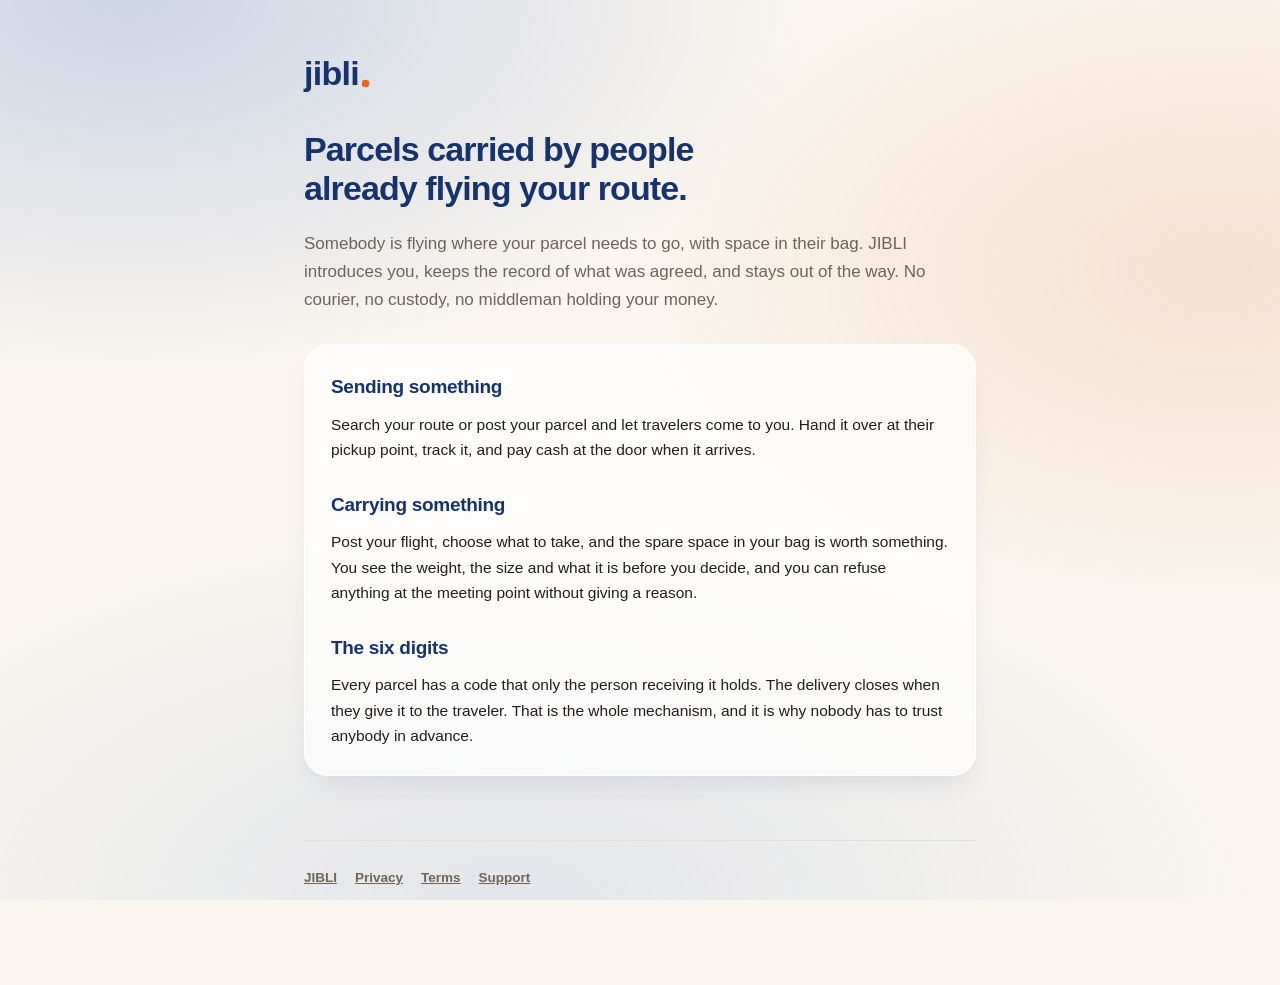
<file: index.html>
<!DOCTYPE html>
<html lang="en">
<head>
<meta charset="utf-8">
<meta name="viewport" content="width=device-width,initial-scale=1">
<title>JIBLI · JIBLI</title>
<meta name="description" content="Parcels carried by people already flying your route.">
<link rel="stylesheet" href="style.css">
</head>
<body>
<div class="wrap">
  <a class="brand" href="index.html"><span>jibli</span><i></i></a>
  <h1>Parcels carried by people<br>already flying your route.</h1>
  <p class="intro">Somebody is flying where your parcel needs to go, with space in their bag. JIBLI introduces you, keeps the record of what was agreed, and stays out of the way. No courier, no custody, no middleman holding your money.</p>

  <div class="card">
    <h2>Sending something</h2>
    <p>Search your route or post your parcel and let travelers come to you. Hand it over at their pickup point, track it, and pay cash at the door when it arrives.</p>

    <h2>Carrying something</h2>
    <p>Post your flight, choose what to take, and the spare space in your bag is worth something. You see the weight, the size and what it is before you decide, and you can refuse anything at the meeting point without giving a reason.</p>

    <h2>The six digits</h2>
    <p>Every parcel has a code that only the person receiving it holds. The delivery closes when they give it to the traveler. That is the whole mechanism, and it is why nobody has to trust anybody in advance.</p>
  </div>
  <footer>
    <a href="index.html">JIBLI</a>
    <a href="privacy.html">Privacy</a>
    <a href="terms.html">Terms</a>
    <a href="support.html">Support</a>
  </footer>
</div>
</body>
</html>
</file>
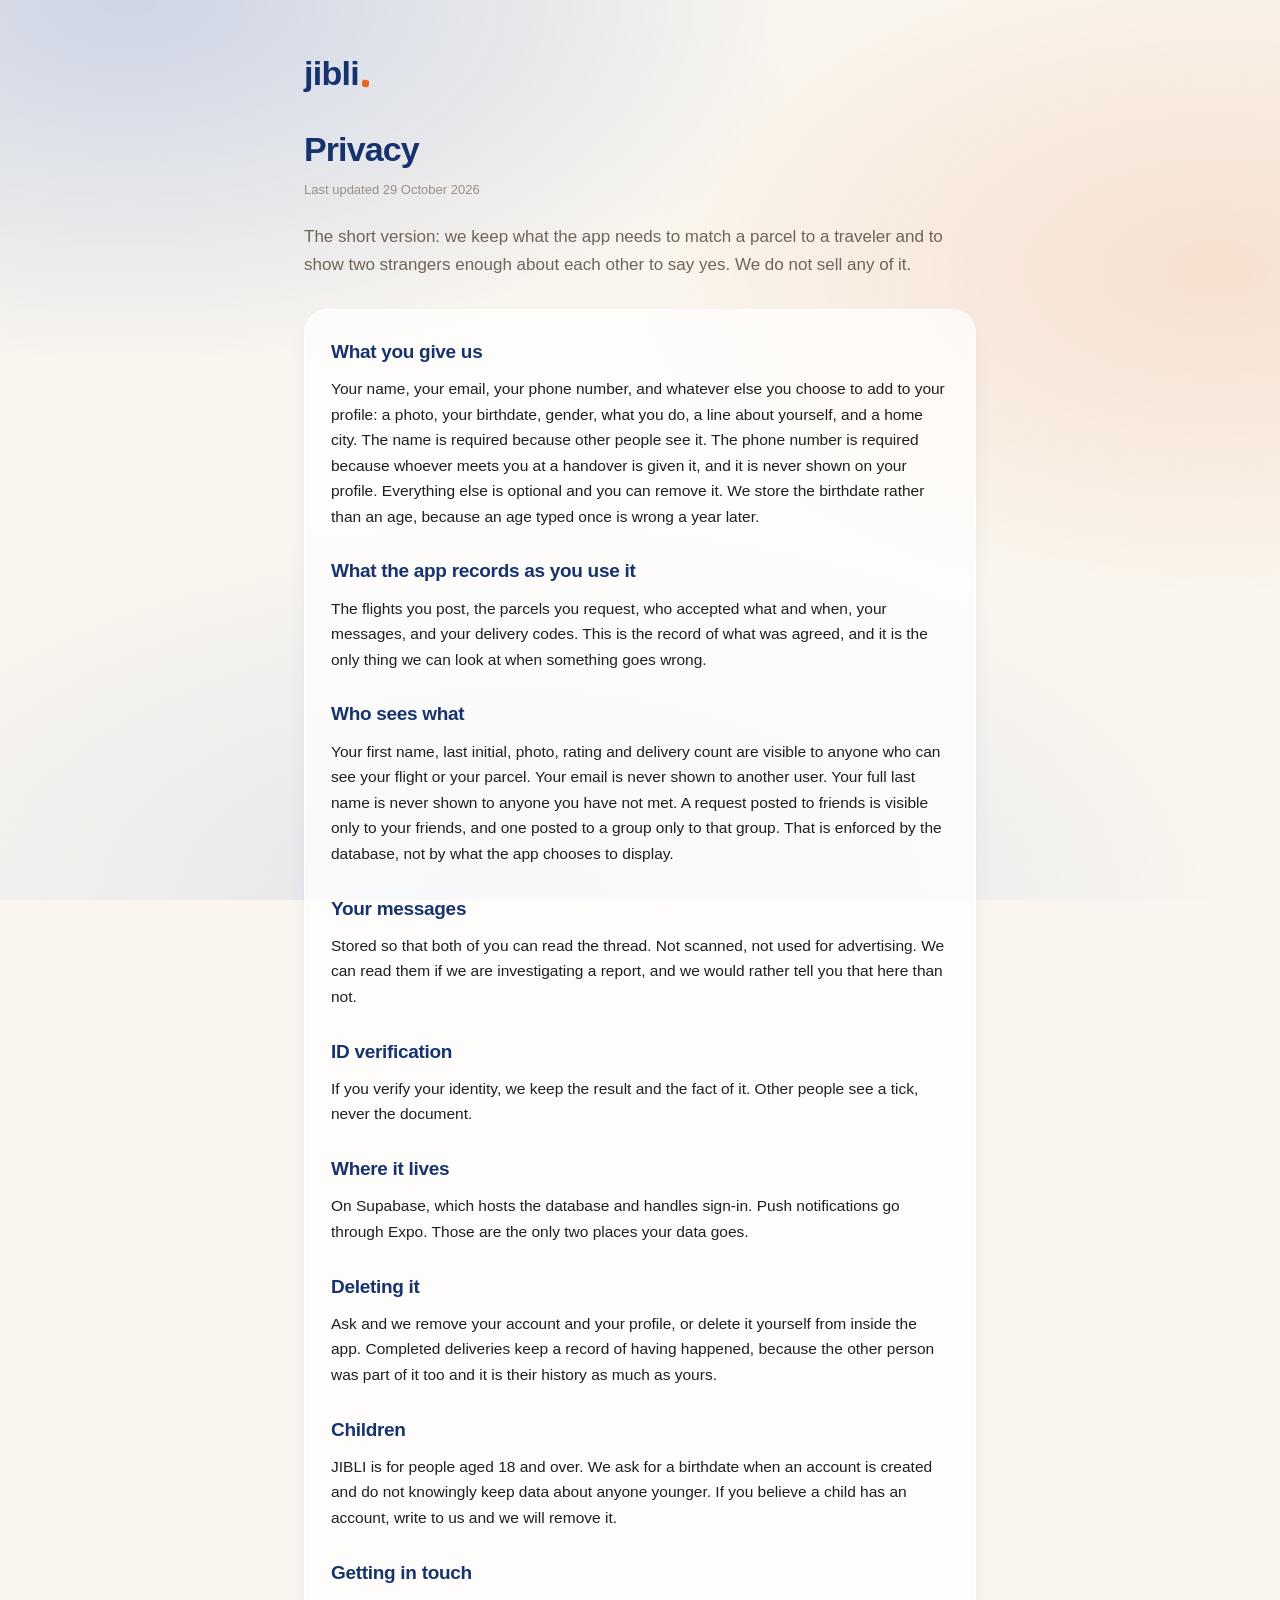
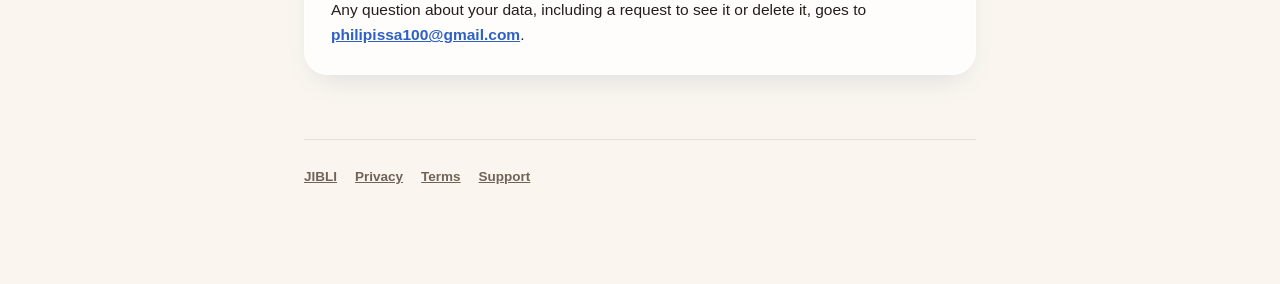
<file: privacy.html>
<!DOCTYPE html>
<html lang="en">
<head>
<meta charset="utf-8">
<meta name="viewport" content="width=device-width,initial-scale=1">
<title>Privacy · JIBLI</title>
<meta name="description" content="What JIBLI stores, why, and who can see it.">
<link rel="stylesheet" href="style.css">
</head>
<body>
<div class="wrap">
  <a class="brand" href="index.html"><span>jibli</span><i></i></a>
  <h1>Privacy</h1>
  <p class="updated">Last updated 29 October 2026</p>
  <p class="intro">The short version: we keep what the app needs to match a parcel to a traveler and to show two strangers enough about each other to say yes. We do not sell any of it.</p>
  <div class="card">
  <h2>What you give us</h2>
  <p>Your name, your email, your phone number, and whatever else you choose to add to your profile: a photo, your birthdate, gender, what you do, a line about yourself, and a home city. The name is required because other people see it. The phone number is required because whoever meets you at a handover is given it, and it is never shown on your profile. Everything else is optional and you can remove it. We store the birthdate rather than an age, because an age typed once is wrong a year later.</p>
  <h2>What the app records as you use it</h2>
  <p>The flights you post, the parcels you request, who accepted what and when, your messages, and your delivery codes. This is the record of what was agreed, and it is the only thing we can look at when something goes wrong.</p>
  <h2>Who sees what</h2>
  <p>Your first name, last initial, photo, rating and delivery count are visible to anyone who can see your flight or your parcel. Your email is never shown to another user. Your full last name is never shown to anyone you have not met. A request posted to friends is visible only to your friends, and one posted to a group only to that group. That is enforced by the database, not by what the app chooses to display.</p>
  <h2>Your messages</h2>
  <p>Stored so that both of you can read the thread. Not scanned, not used for advertising. We can read them if we are investigating a report, and we would rather tell you that here than not.</p>
  <h2>ID verification</h2>
  <p>If you verify your identity, we keep the result and the fact of it. Other people see a tick, never the document.</p>
  <h2>Where it lives</h2>
  <p>On Supabase, which hosts the database and handles sign-in. Push notifications go through Expo. Those are the only two places your data goes.</p>
  <h2>Deleting it</h2>
  <p>Ask and we remove your account and your profile, or delete it yourself from inside the app. Completed deliveries keep a record of having happened, because the other person was part of it too and it is their history as much as yours.</p>
  <h2>Children</h2>
  <p>JIBLI is for people aged 18 and over. We ask for a birthdate when an account is created and do not knowingly keep data about anyone younger. If you believe a child has an account, write to us and we will remove it.</p>
  <h2>Getting in touch</h2>
  <p>Any question about your data, including a request to see it or delete it, goes to <a href="mailto:philipissa100@gmail.com">philipissa100@gmail.com</a>.</p>
  </div>
  <footer>
    <a href="index.html">JIBLI</a>
    <a href="privacy.html">Privacy</a>
    <a href="terms.html">Terms</a>
    <a href="support.html">Support</a>
  </footer>
</div>
</body>
</html>
</file>
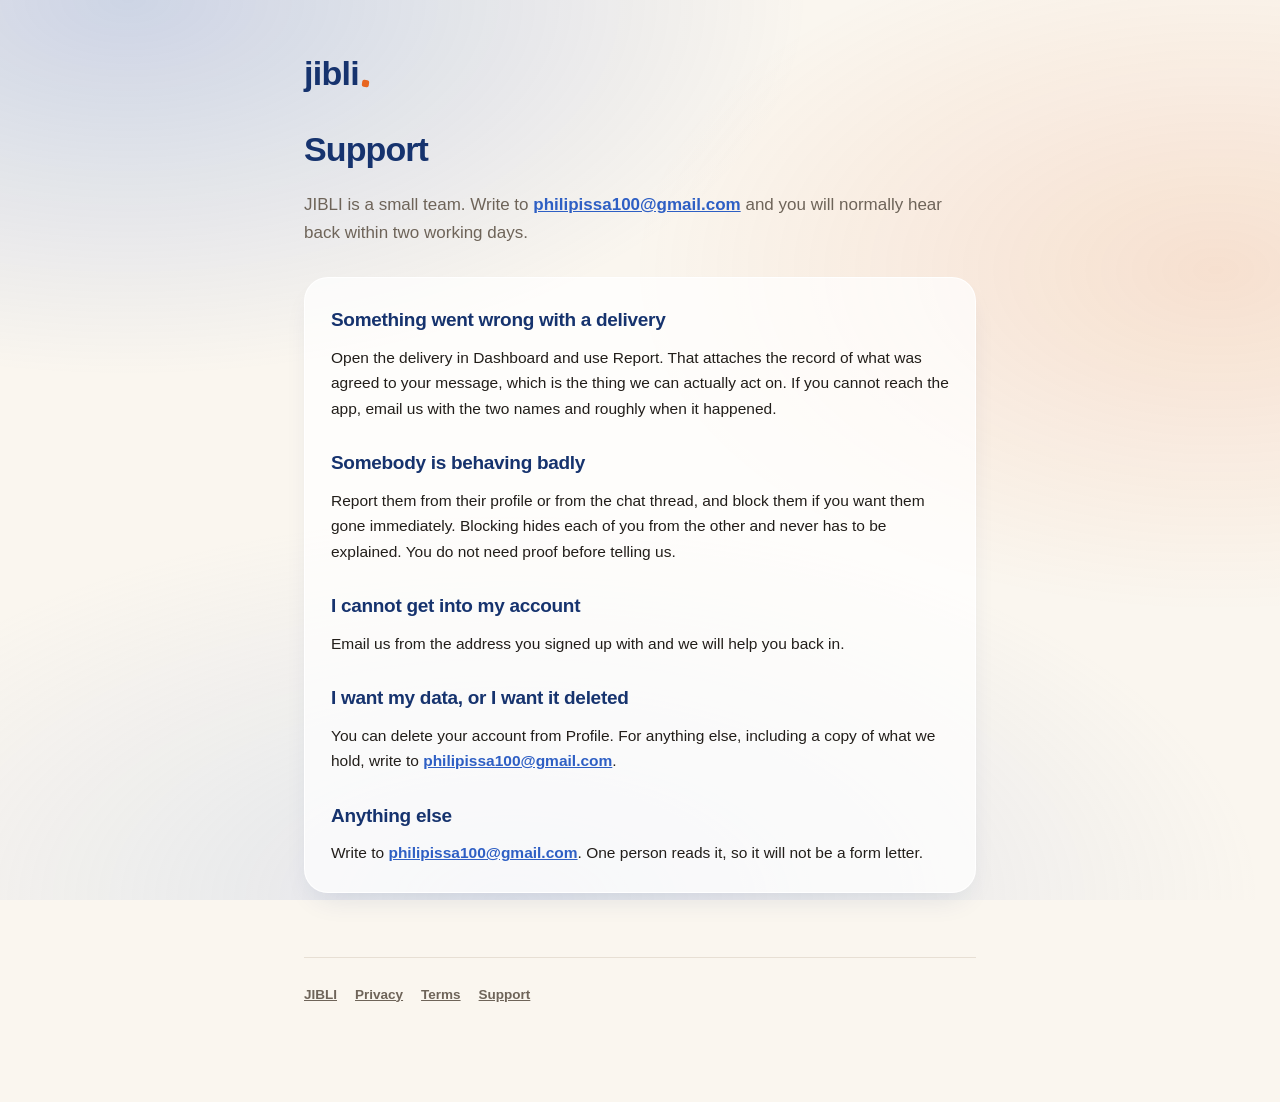
<file: support.html>
<!DOCTYPE html>
<html lang="en">
<head>
<meta charset="utf-8">
<meta name="viewport" content="width=device-width,initial-scale=1">
<title>Support · JIBLI</title>
<meta name="description" content="How to get help with JIBLI.">
<link rel="stylesheet" href="style.css">
</head>
<body>
<div class="wrap">
  <a class="brand" href="index.html"><span>jibli</span><i></i></a>
  <h1>Support</h1>
  <p class="intro">JIBLI is a small team. Write to <a href="mailto:philipissa100@gmail.com">philipissa100@gmail.com</a> and you will normally hear back within two working days.</p>
  <div class="card">
  <h2>Something went wrong with a delivery</h2>
  <p>Open the delivery in Dashboard and use Report. That attaches the record of what was agreed to your message, which is the thing we can actually act on. If you cannot reach the app, email us with the two names and roughly when it happened.</p>
  <h2>Somebody is behaving badly</h2>
  <p>Report them from their profile or from the chat thread, and block them if you want them gone immediately. Blocking hides each of you from the other and never has to be explained. You do not need proof before telling us.</p>
  <h2>I cannot get into my account</h2>
  <p>Email us from the address you signed up with and we will help you back in.</p>
  <h2>I want my data, or I want it deleted</h2>
  <p>You can delete your account from Profile. For anything else, including a copy of what we hold, write to <a href="mailto:philipissa100@gmail.com">philipissa100@gmail.com</a>.</p>
  <h2>Anything else</h2>
  <p>Write to <a href="mailto:philipissa100@gmail.com">philipissa100@gmail.com</a>. One person reads it, so it will not be a form letter.</p>
  </div>
  <footer>
    <a href="index.html">JIBLI</a>
    <a href="privacy.html">Privacy</a>
    <a href="terms.html">Terms</a>
    <a href="support.html">Support</a>
  </footer>
</div>
</body>
</html>
</file>
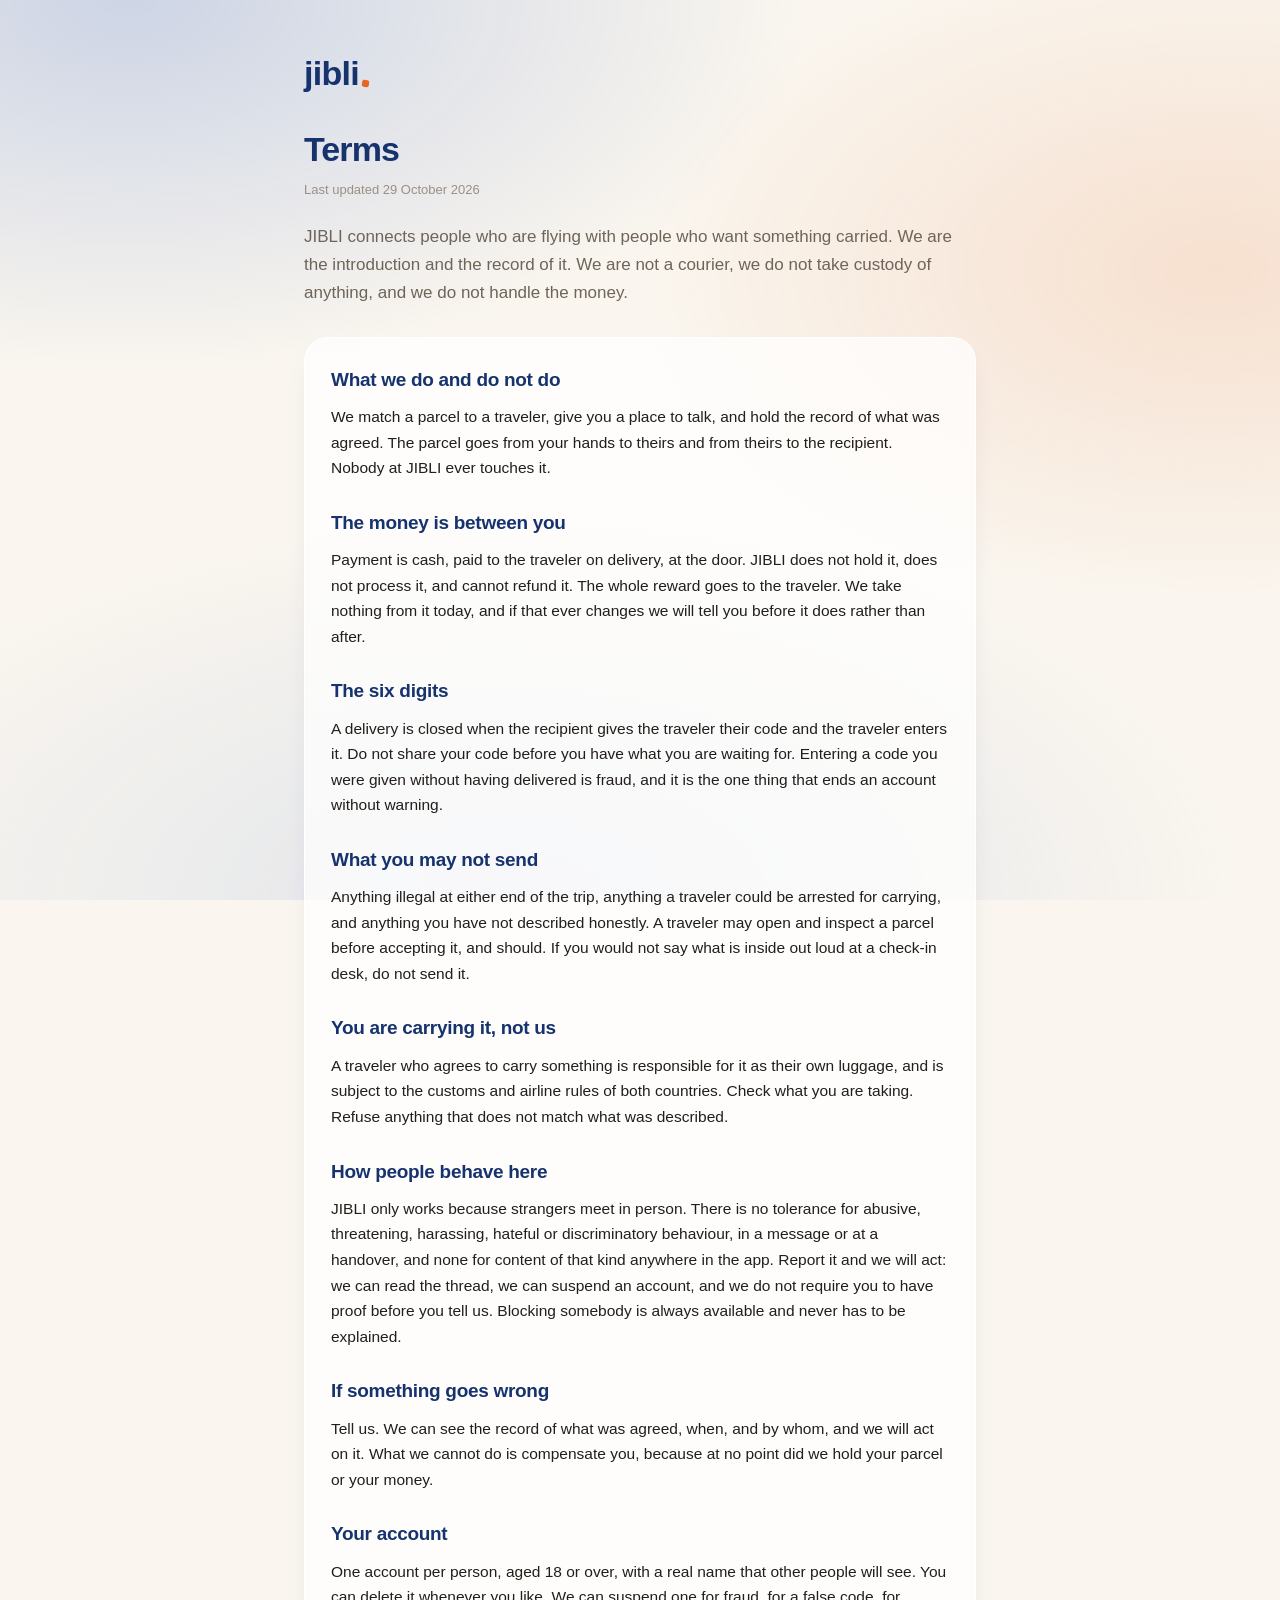
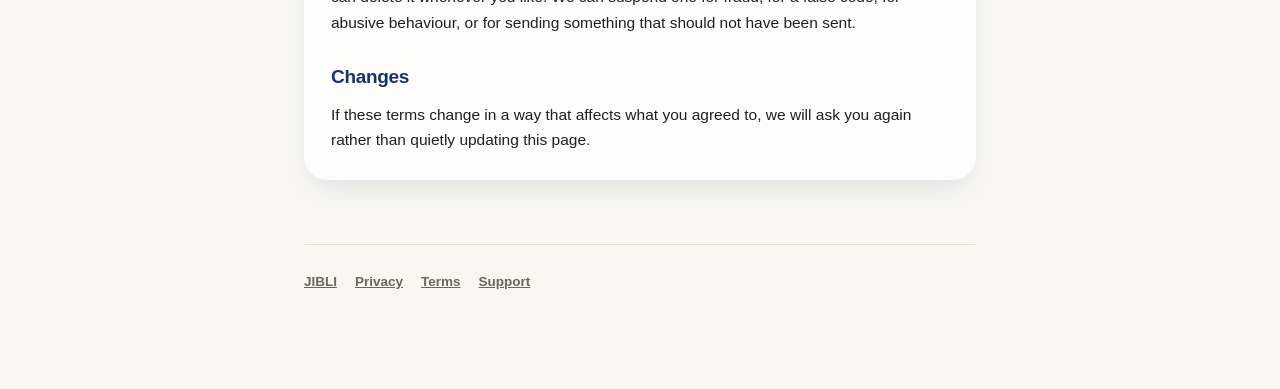
<file: terms.html>
<!DOCTYPE html>
<html lang="en">
<head>
<meta charset="utf-8">
<meta name="viewport" content="width=device-width,initial-scale=1">
<title>Terms · JIBLI</title>
<meta name="description" content="What you agree to when you create a JIBLI account.">
<link rel="stylesheet" href="style.css">
</head>
<body>
<div class="wrap">
  <a class="brand" href="index.html"><span>jibli</span><i></i></a>
  <h1>Terms</h1>
  <p class="updated">Last updated 29 October 2026</p>
  <p class="intro">JIBLI connects people who are flying with people who want something carried. We are the introduction and the record of it. We are not a courier, we do not take custody of anything, and we do not handle the money.</p>
  <div class="card">
  <h2>What we do and do not do</h2>
  <p>We match a parcel to a traveler, give you a place to talk, and hold the record of what was agreed. The parcel goes from your hands to theirs and from theirs to the recipient. Nobody at JIBLI ever touches it.</p>
  <h2>The money is between you</h2>
  <p>Payment is cash, paid to the traveler on delivery, at the door. JIBLI does not hold it, does not process it, and cannot refund it. The whole reward goes to the traveler. We take nothing from it today, and if that ever changes we will tell you before it does rather than after.</p>
  <h2>The six digits</h2>
  <p>A delivery is closed when the recipient gives the traveler their code and the traveler enters it. Do not share your code before you have what you are waiting for. Entering a code you were given without having delivered is fraud, and it is the one thing that ends an account without warning.</p>
  <h2>What you may not send</h2>
  <p>Anything illegal at either end of the trip, anything a traveler could be arrested for carrying, and anything you have not described honestly. A traveler may open and inspect a parcel before accepting it, and should. If you would not say what is inside out loud at a check-in desk, do not send it.</p>
  <h2>You are carrying it, not us</h2>
  <p>A traveler who agrees to carry something is responsible for it as their own luggage, and is subject to the customs and airline rules of both countries. Check what you are taking. Refuse anything that does not match what was described.</p>
  <h2>How people behave here</h2>
  <p>JIBLI only works because strangers meet in person. There is no tolerance for abusive, threatening, harassing, hateful or discriminatory behaviour, in a message or at a handover, and none for content of that kind anywhere in the app. Report it and we will act: we can read the thread, we can suspend an account, and we do not require you to have proof before you tell us. Blocking somebody is always available and never has to be explained.</p>
  <h2>If something goes wrong</h2>
  <p>Tell us. We can see the record of what was agreed, when, and by whom, and we will act on it. What we cannot do is compensate you, because at no point did we hold your parcel or your money.</p>
  <h2>Your account</h2>
  <p>One account per person, aged 18 or over, with a real name that other people will see. You can delete it whenever you like. We can suspend one for fraud, for a false code, for abusive behaviour, or for sending something that should not have been sent.</p>
  <h2>Changes</h2>
  <p>If these terms change in a way that affects what you agreed to, we will ask you again rather than quietly updating this page.</p>
  </div>
  <footer>
    <a href="index.html">JIBLI</a>
    <a href="privacy.html">Privacy</a>
    <a href="terms.html">Terms</a>
    <a href="support.html">Support</a>
  </footer>
</div>
</body>
</html>
</file>
<file: style.css>
/* JIBLI — the brand sheet, on the web. Same tokens as constants/theme.ts. */
:root{
  --jib-blue:#2E5FC4; --night:#16336E; --altitude:#9FB6E0; --contrail:#E7EEFB;
  --orange:#E8651F; --kraft:#8A3B10; --tissue:#FCEDE3;
  --ink:#221E1A; --pencil:#6E6459; --muted:#9A9084; --string:#E7DFD4; --paper:#FAF6EF;
}
*{box-sizing:border-box;margin:0;padding:0}
body{
  font-family:-apple-system,BlinkMacSystemFont,"Segoe UI",Roboto,"Helvetica Neue",sans-serif;
  background:var(--paper); color:var(--ink); line-height:1.65;
  -webkit-font-smoothing:antialiased;
}
/* The three corner washes, as on every screen in the app. */
body::before{
  content:""; position:fixed; inset:0; pointer-events:none; z-index:-1;
  background:
    radial-gradient(70% 55% at 10% 0%, rgba(46,95,196,.22), transparent 76%),
    radial-gradient(60% 50% at 95% 30%, rgba(232,101,31,.15), transparent 76%),
    radial-gradient(75% 55% at 40% 100%, rgba(159,182,224,.26), transparent 78%);
}
.wrap{max-width:720px;margin:0 auto;padding:56px 24px 96px}

/* Wordmark: Baloo 2 is not loaded, so a rounded stack stands in. */
.brand{display:flex;align-items:flex-end;gap:3px;text-decoration:none;margin-bottom:40px}
.brand span{
  font-family:"Baloo 2",ui-rounded,"SF Pro Rounded","Trebuchet MS",sans-serif;
  font-size:34px;font-weight:700;color:var(--night);letter-spacing:-.7px;line-height:1;
}
.brand i{width:7px;height:7px;background:var(--orange);border-radius:2px;
  transform:rotate(8deg);margin-bottom:3px;display:block}

h1{font-size:34px;line-height:1.15;letter-spacing:-.9px;color:var(--night);font-weight:800}
.updated{font-size:13px;color:var(--muted);margin-top:10px}
.intro{font-size:17px;color:var(--pencil);margin-top:22px}

h2{font-size:19px;letter-spacing:-.3px;color:var(--night);font-weight:700;margin-top:38px}
h2+p{margin-top:9px}
p{font-size:15.5px;color:var(--ink)}
a{color:var(--jib-blue);font-weight:600}

.card{
  background:rgba(255,255,255,.72);border:1px solid rgba(255,255,255,.9);
  border-radius:24px;padding:26px;margin-top:30px;
  box-shadow:0 14px 30px -12px rgba(22,51,110,.14);
}
.card h2{margin-top:0}
.card p+h2{margin-top:26px}

footer{margin-top:64px;padding-top:26px;border-top:1px solid var(--string);
  font-size:13.5px;color:var(--pencil);display:flex;gap:18px;flex-wrap:wrap}
footer a{color:var(--pencil);font-weight:600}
</file>
